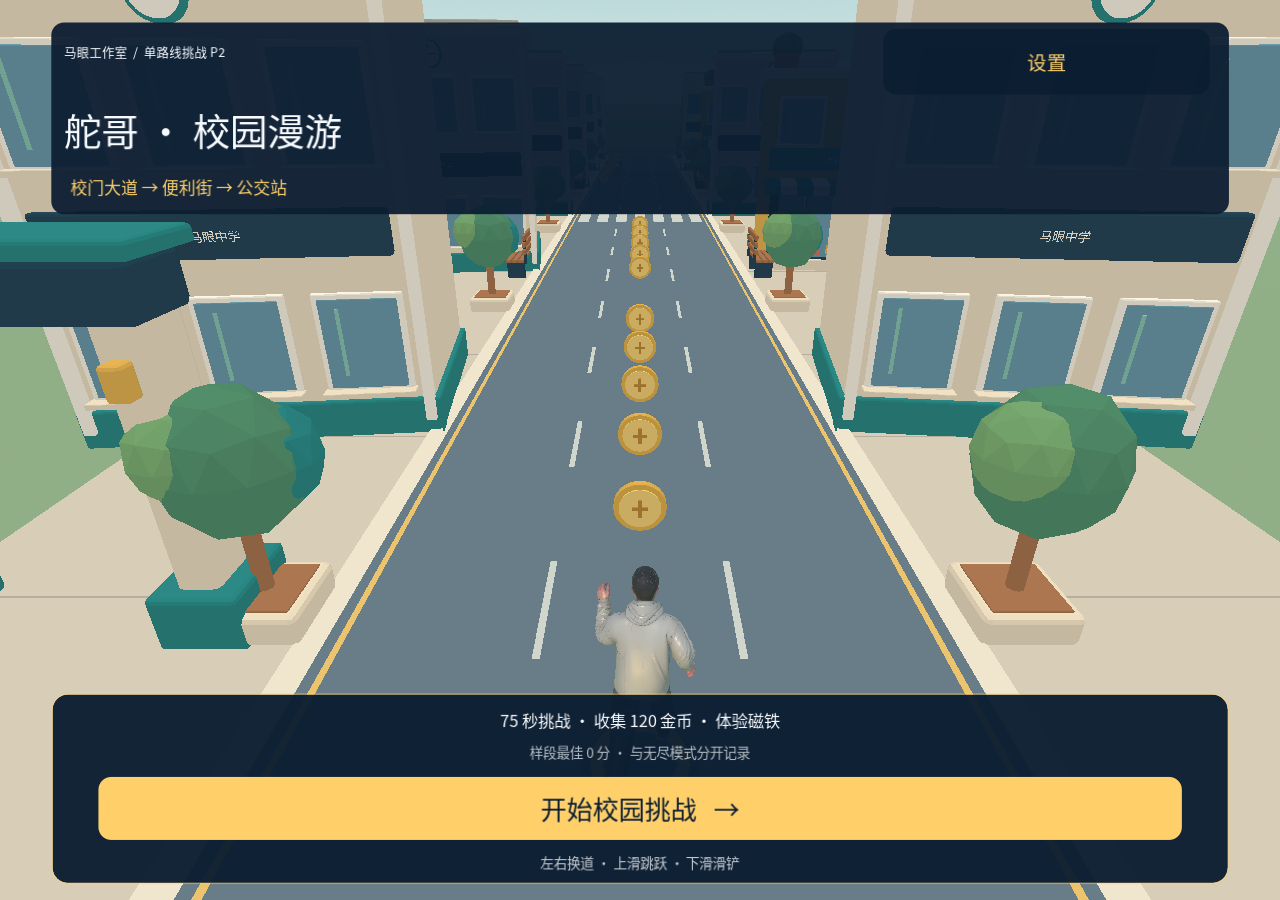
<file: campus-play-p2/index.html>
<!DOCTYPE html>
<html lang="zh-CN">
	<head>
		<meta charset="utf-8">
		<meta name="viewport" content="width=device-width, user-scalable=no, initial-scale=1.0">
		<title>校园漫游 P2 · 舵哥快跑</title>
		<style>
html, body, #canvas {
	margin: 0;
	padding: 0;
	border: 0;
}

body {
	color: white;
	background-color: black;
	overflow: hidden;
	touch-action: none;
}

#canvas {
	display: block;
}

#canvas:focus {
	outline: none;
}

#status, #status-splash, #status-progress {
	position: absolute;
	left: 0;
	right: 0;
}

#status, #status-splash {
	top: 0;
	bottom: 0;
}

#status {
	background-color: #242424;
	display: flex;
	flex-direction: column;
	justify-content: center;
	align-items: center;
	visibility: hidden;
}

#status-splash {
	max-height: 100%;
	max-width: 100%;
	margin: auto;
}

#status-splash.show-image--false {
	display: none;
}

#status-splash.fullsize--true {
	height: 100%;
	width: 100%;
	object-fit: contain;
}

#status-splash.use-filter--false {
	image-rendering: pixelated;
}

#status-progress, #status-notice {
	display: none;
}

#status-progress {
	bottom: 10%;
	width: 50%;
	margin: 0 auto;
}

#status-notice {
	background-color: #5b3943;
	border-radius: 0.5rem;
	border: 1px solid #9b3943;
	color: #e0e0e0;
	font-family: 'Noto Sans', 'Droid Sans', Arial, sans-serif;
	line-height: 1.3;
	margin: 0 2rem;
	overflow: hidden;
	padding: 1rem;
	text-align: center;
	z-index: 1;
}
		</style>
		<link id="-gd-engine-icon" rel="icon" type="image/png" href="index.icon.png" />
<link rel="apple-touch-icon" href="index.apple-touch-icon.png"/>

	<style>#status{background:#0b1d31}.campus-boot{display:flex;flex-direction:column;align-items:center;justify-content:center;gap:18px;padding:24px;box-sizing:border-box;font-family:system-ui,sans-serif;text-align:center}.campus-boot strong{color:#ffd06a;font-size:30px}.campus-boot span{font-size:16px}.campus-boot small{color:#b6c9d4;font-size:13px}.campus-boot a{color:#ffd06a;font-size:14px}#status-progress{accent-color:#ffd06a}</style></head>
	<body>
		<canvas id="canvas">
			Your browser does not support the canvas tag.
		</canvas>

		<noscript>
			Your browser does not support JavaScript.
		</noscript>

		<div id="status">
			<div id="status-splash" class="campus-boot"><strong>舵哥 · 校园漫游</strong><span>P2 单路线挑战 · 正在加载游戏</span><small>首次需加载约 70 MB 资源，请保留此页面。</small><a href="../campus-preview-p2.html">← 返回试玩介绍</a></div>
			<progress id="status-progress"></progress>
			<div id="status-notice"></div>
		</div>

		<script src="index.js"></script>
		<script>
const GODOT_CONFIG = {"args":[],"canvasResizePolicy":2,"emscriptenPoolSize":8,"ensureCrossOriginIsolationHeaders":true,"executable":"index","experimentalVK":false,"fileSizes":{"index.pck":29114244,"index.wasm":39514754},"focusCanvas":true,"gdextensionLibs":[],"godotPoolSize":4};
const GODOT_THREADS_ENABLED = false;
const engine = new Engine(GODOT_CONFIG);

(function () {
	const statusOverlay = document.getElementById('status');
	const statusProgress = document.getElementById('status-progress');
	const statusNotice = document.getElementById('status-notice');

	let initializing = true;
	let statusMode = '';

	function setStatusMode(mode) {
		if (statusMode === mode || !initializing) {
			return;
		}
		if (mode === 'hidden') {
			statusOverlay.remove();
			initializing = false;
			return;
		}
		statusOverlay.style.visibility = 'visible';
		statusProgress.style.display = mode === 'progress' ? 'block' : 'none';
		statusNotice.style.display = mode === 'notice' ? 'block' : 'none';
		statusMode = mode;
	}

	function setStatusNotice(text) {
		while (statusNotice.lastChild) {
			statusNotice.removeChild(statusNotice.lastChild);
		}
		const lines = text.split('\n');
		lines.forEach((line) => {
			statusNotice.appendChild(document.createTextNode(line));
			statusNotice.appendChild(document.createElement('br'));
		});
	}

	function displayFailureNotice(err) {
		console.error(err);
		if (err instanceof Error) {
			setStatusNotice(err.message);
		} else if (typeof err === 'string') {
			setStatusNotice(err);
		} else {
			setStatusNotice('An unknown error occurred.');
		}
		setStatusMode('notice');
		initializing = false;
	}

	const missing = Engine.getMissingFeatures({
		threads: GODOT_THREADS_ENABLED,
	});

	if (missing.length !== 0) {
		if (GODOT_CONFIG['serviceWorker'] && GODOT_CONFIG['ensureCrossOriginIsolationHeaders'] && 'serviceWorker' in navigator) {
			let serviceWorkerRegistrationPromise;
			try {
				serviceWorkerRegistrationPromise = navigator.serviceWorker.getRegistration();
			} catch (err) {
				serviceWorkerRegistrationPromise = Promise.reject(new Error('Service worker registration failed.'));
			}
			// There's a chance that installing the service worker would fix the issue
			Promise.race([
				serviceWorkerRegistrationPromise.then((registration) => {
					if (registration != null) {
						return Promise.reject(new Error('Service worker already exists.'));
					}
					return registration;
				}).then(() => engine.installServiceWorker()),
				// For some reason, `getRegistration()` can stall
				new Promise((resolve) => {
					setTimeout(() => resolve(), 2000);
				}),
			]).then(() => {
				// Reload if there was no error.
				window.location.reload();
			}).catch((err) => {
				console.error('Error while registering service worker:', err);
			});
		} else {
			// Display the message as usual
			const missingMsg = 'Error\nThe following features required to run Godot projects on the Web are missing:\n';
			displayFailureNotice(missingMsg + missing.join('\n'));
		}
	} else {
		setStatusMode('progress');
		engine.startGame({
			'onProgress': function (current, total) {
				if (current > 0 && total > 0) {
					statusProgress.value = current;
					statusProgress.max = total;
				} else {
					statusProgress.removeAttribute('value');
					statusProgress.removeAttribute('max');
				}
			},
		}).then(() => {
			setStatusMode('hidden');
		}, displayFailureNotice);
	}
}());
		</script>
	</body>
</html>
</file>
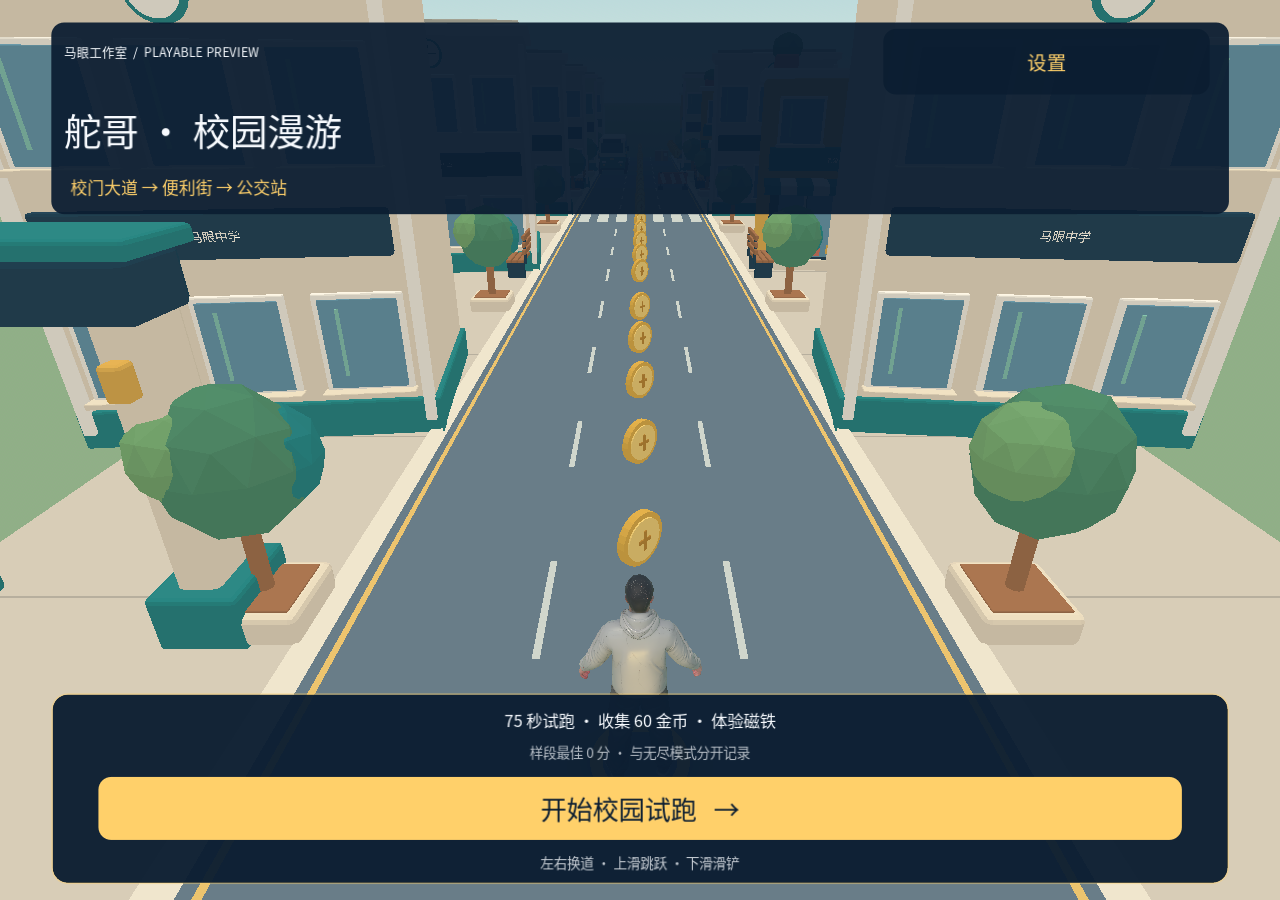
<file: campus-play/index.html>
<!DOCTYPE html>
<html lang="zh-CN">
	<head>
		<meta charset="utf-8">
		<meta name="viewport" content="width=device-width, user-scalable=no, initial-scale=1.0">
		<title>校园漫游 P1 · 舵哥快跑</title>
		<style>
html, body, #canvas {
	margin: 0;
	padding: 0;
	border: 0;
}

body {
	color: white;
	background-color: black;
	overflow: hidden;
	touch-action: none;
}

#canvas {
	display: block;
}

#canvas:focus {
	outline: none;
}

#status, #status-splash, #status-progress {
	position: absolute;
	left: 0;
	right: 0;
}

#status, #status-splash {
	top: 0;
	bottom: 0;
}

#status {
	background-color: #242424;
	display: flex;
	flex-direction: column;
	justify-content: center;
	align-items: center;
	visibility: hidden;
}

#status-splash {
	max-height: 100%;
	max-width: 100%;
	margin: auto;
}

#status-splash.show-image--false {
	display: none;
}

#status-splash.fullsize--true {
	height: 100%;
	width: 100%;
	object-fit: contain;
}

#status-splash.use-filter--false {
	image-rendering: pixelated;
}

#status-progress, #status-notice {
	display: none;
}

#status-progress {
	bottom: 10%;
	width: 50%;
	margin: 0 auto;
}

#status-notice {
	background-color: #5b3943;
	border-radius: 0.5rem;
	border: 1px solid #9b3943;
	color: #e0e0e0;
	font-family: 'Noto Sans', 'Droid Sans', Arial, sans-serif;
	line-height: 1.3;
	margin: 0 2rem;
	overflow: hidden;
	padding: 1rem;
	text-align: center;
	z-index: 1;
}
		</style>
		<link id="-gd-engine-icon" rel="icon" type="image/png" href="index.icon.png" />
<link rel="apple-touch-icon" href="index.apple-touch-icon.png"/>

	<style>#status{background:#0b1d31}.campus-boot{display:flex;flex-direction:column;align-items:center;justify-content:center;gap:18px;padding:24px;box-sizing:border-box;font-family:system-ui,sans-serif;text-align:center}.campus-boot strong{color:#ffd06a;font-size:30px}.campus-boot span{font-size:16px}.campus-boot small{color:#b6c9d4;font-size:13px}.campus-boot a{color:#ffd06a;font-size:14px}#status-progress{accent-color:#ffd06a}</style></head>
	<body>
		<canvas id="canvas">
			Your browser does not support the canvas tag.
		</canvas>

		<noscript>
			Your browser does not support JavaScript.
		</noscript>

		<div id="status">
			<div id="status-splash" class="campus-boot"><strong>舵哥 · 校园漫游</strong><span>75 秒可玩样段 · 正在加载游戏</span><small>首次需加载约 70 MB 资源，请保留此页面。</small><a href="../campus-preview.html">← 返回画面介绍</a></div>
			<progress id="status-progress"></progress>
			<div id="status-notice"></div>
		</div>

		<script src="index.js"></script>
		<script>
const GODOT_CONFIG = {"args":[],"canvasResizePolicy":2,"emscriptenPoolSize":8,"ensureCrossOriginIsolationHeaders":true,"executable":"index","experimentalVK":false,"fileSizes":{"index.pck":29112900,"index.wasm":39514754},"focusCanvas":true,"gdextensionLibs":[],"godotPoolSize":4};
const GODOT_THREADS_ENABLED = false;
const engine = new Engine(GODOT_CONFIG);

(function () {
	const statusOverlay = document.getElementById('status');
	const statusProgress = document.getElementById('status-progress');
	const statusNotice = document.getElementById('status-notice');

	let initializing = true;
	let statusMode = '';

	function setStatusMode(mode) {
		if (statusMode === mode || !initializing) {
			return;
		}
		if (mode === 'hidden') {
			statusOverlay.remove();
			initializing = false;
			return;
		}
		statusOverlay.style.visibility = 'visible';
		statusProgress.style.display = mode === 'progress' ? 'block' : 'none';
		statusNotice.style.display = mode === 'notice' ? 'block' : 'none';
		statusMode = mode;
	}

	function setStatusNotice(text) {
		while (statusNotice.lastChild) {
			statusNotice.removeChild(statusNotice.lastChild);
		}
		const lines = text.split('\n');
		lines.forEach((line) => {
			statusNotice.appendChild(document.createTextNode(line));
			statusNotice.appendChild(document.createElement('br'));
		});
	}

	function displayFailureNotice(err) {
		console.error(err);
		if (err instanceof Error) {
			setStatusNotice(err.message);
		} else if (typeof err === 'string') {
			setStatusNotice(err);
		} else {
			setStatusNotice('An unknown error occurred.');
		}
		setStatusMode('notice');
		initializing = false;
	}

	const missing = Engine.getMissingFeatures({
		threads: GODOT_THREADS_ENABLED,
	});

	if (missing.length !== 0) {
		if (GODOT_CONFIG['serviceWorker'] && GODOT_CONFIG['ensureCrossOriginIsolationHeaders'] && 'serviceWorker' in navigator) {
			let serviceWorkerRegistrationPromise;
			try {
				serviceWorkerRegistrationPromise = navigator.serviceWorker.getRegistration();
			} catch (err) {
				serviceWorkerRegistrationPromise = Promise.reject(new Error('Service worker registration failed.'));
			}
			// There's a chance that installing the service worker would fix the issue
			Promise.race([
				serviceWorkerRegistrationPromise.then((registration) => {
					if (registration != null) {
						return Promise.reject(new Error('Service worker already exists.'));
					}
					return registration;
				}).then(() => engine.installServiceWorker()),
				// For some reason, `getRegistration()` can stall
				new Promise((resolve) => {
					setTimeout(() => resolve(), 2000);
				}),
			]).then(() => {
				// Reload if there was no error.
				window.location.reload();
			}).catch((err) => {
				console.error('Error while registering service worker:', err);
			});
		} else {
			// Display the message as usual
			const missingMsg = 'Error\nThe following features required to run Godot projects on the Web are missing:\n';
			displayFailureNotice(missingMsg + missing.join('\n'));
		}
	} else {
		setStatusMode('progress');
		engine.startGame({
			'onProgress': function (current, total) {
				if (current > 0 && total > 0) {
					statusProgress.value = current;
					statusProgress.max = total;
				} else {
					statusProgress.removeAttribute('value');
					statusProgress.removeAttribute('max');
				}
			},
		}).then(() => {
			setStatusMode('hidden');
		}, displayFailureNotice);
	}
}());
		</script>
	</body>
</html>
</file>
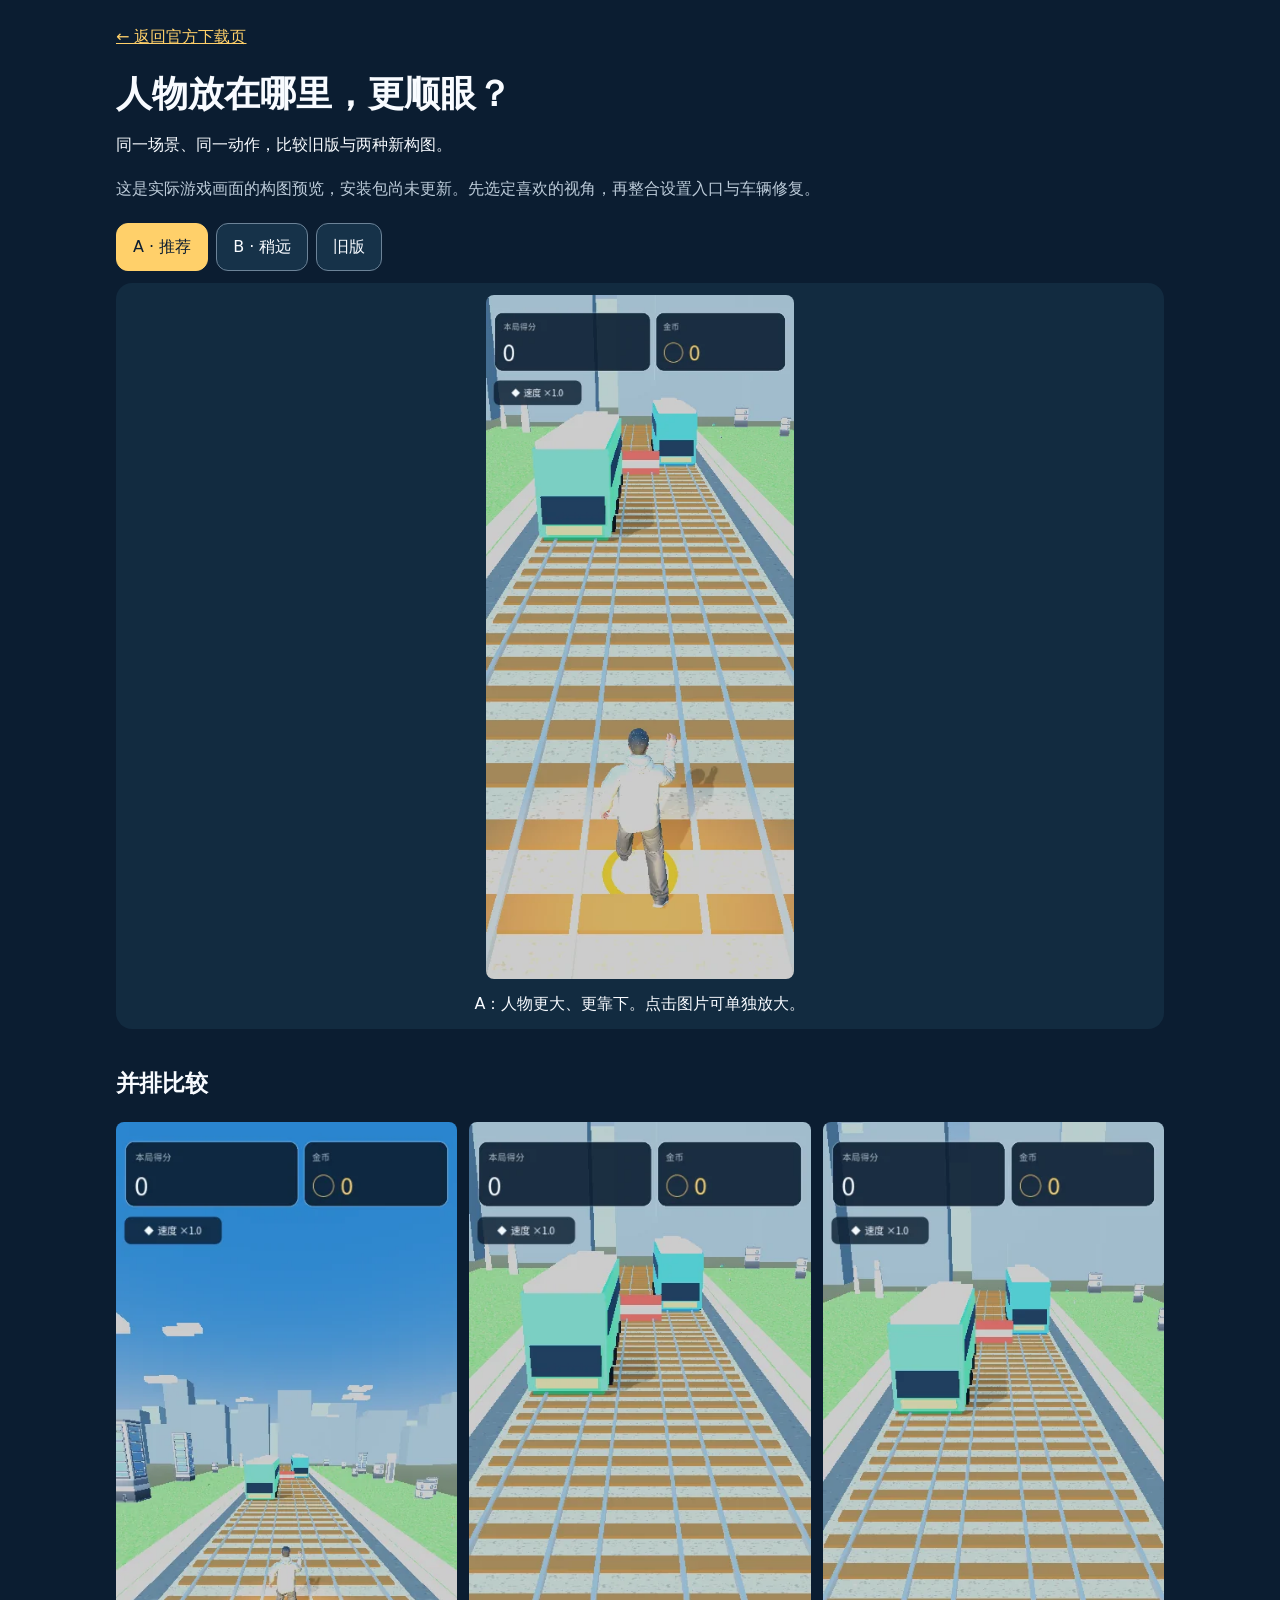
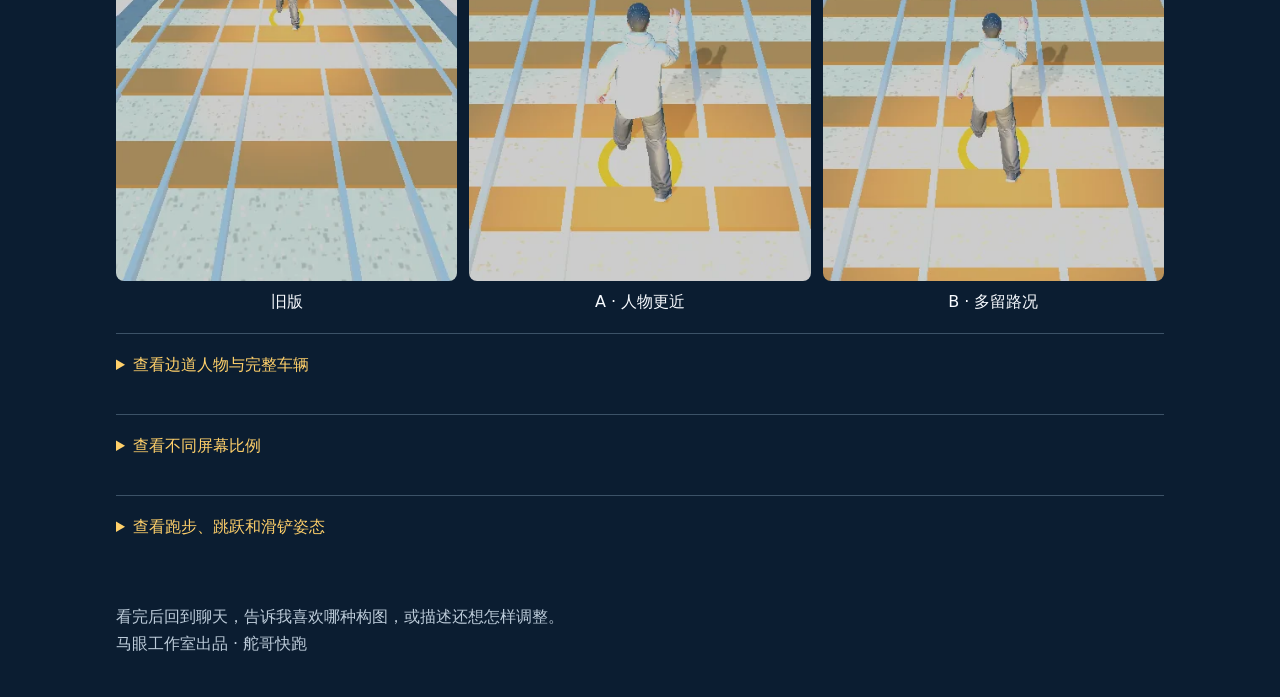
<file: camera-preview.html>
<!doctype html>
<html lang="zh-CN">
<head>
<meta charset="utf-8">
<meta name="viewport" content="width=device-width,initial-scale=1,viewport-fit=cover">
<meta name="theme-color" content="#0b1d31">
<meta name="robots" content="noindex">
<title>构图对比预览 · 舵哥快跑</title>
<link rel="icon" href="assets/icon.svg" type="image/svg+xml">
<style>
*{box-sizing:border-box}body{margin:0;background:#0b1d31;color:#f8fbff;font:16px/1.65 system-ui,-apple-system,"Microsoft YaHei",sans-serif}main{max-width:1080px;margin:auto;padding:24px max(16px,env(safe-area-inset-right)) 40px max(16px,env(safe-area-inset-left))}a{color:#ffd06a}h1{font-size:clamp(25px,5vw,36px);margin:14px 0 8px}p{margin:8px 0 18px}.note{color:#bccbd9}.tabs{display:flex;gap:8px;flex-wrap:wrap;margin:20px 0 12px}.tabs button{font:inherit;min-height:48px;padding:10px 16px;border:1px solid #6c8398;border-radius:12px;background:#163249;color:#f8fbff;cursor:pointer}.tabs button[aria-pressed=true]{color:#0b1d31;background:#ffd06a;border-color:#ffd06a}.tabs button:focus-visible{outline:3px solid white;outline-offset:3px}.frame{margin:0;padding:12px;background:#122b40;border-radius:16px;text-align:center}.frame img{display:block;width:auto;max-width:100%;height:auto;max-height:76svh;margin:auto;border-radius:8px}.frame figcaption{margin:12px 0 0}.grid{display:grid;grid-template-columns:repeat(3,minmax(0,1fr));gap:12px;margin:18px 0}.grid figure{min-width:0;margin:0}.grid img{display:block;width:100%;height:auto;border-radius:8px}.grid figcaption{text-align:center;padding-top:8px}h2{font-size:23px;margin-top:36px}details{border-top:1px solid #3c5267;padding:18px 0}summary{cursor:pointer;min-height:44px;color:#ffd06a}details img{width:100%;height:auto;display:block;margin-top:12px;border-radius:8px}footer{margin-top:28px;color:#bccbd9}@media(max-width:600px){.tabs button{flex:1;padding:10px 8px}.grid{gap:6px}.grid figcaption{font-size:14px}}
</style>
</head>
<body><main>
<a href="./">← 返回官方下载页</a>
<h1>人物放在哪里，更顺眼？</h1>
<p>同一场景、同一动作，比较旧版与两种新构图。</p>
<p class="note">这是实际游戏画面的构图预览，安装包尚未更新。先选定喜欢的视角，再整合设置入口与车辆修复。</p>
<div class="tabs" role="group" aria-label="选择构图">
<button type="button" data-view="A" aria-pressed="true">A · 推荐</button>
<button type="button" data-view="B" aria-pressed="false">B · 稍远</button>
<button type="button" data-view="old" aria-pressed="false">旧版</button>
</div>
<figure class="frame"><a id="full-link" href="assets/camera-preview/A.webp" target="_blank" rel="noopener"><img id="main-image" src="assets/camera-preview/A.webp" width="405" height="900" fetchpriority="high" alt="方案A：人物更大、更靠近屏幕底部"></a><figcaption id="caption" aria-live="polite">A：人物更大、更靠下。点击图片可单独放大。</figcaption></figure>
<h2>并排比较</h2>
<div class="grid">
<figure><a href="assets/camera-preview/old.webp" target="_blank" rel="noopener"><img src="assets/camera-preview/old.webp" width="405" height="900" loading="lazy" alt="旧版构图"></a><figcaption>旧版</figcaption></figure>
<figure><a href="assets/camera-preview/A.webp" target="_blank" rel="noopener"><img src="assets/camera-preview/A.webp" width="405" height="900" loading="lazy" alt="方案A构图"></a><figcaption>A · 人物更近</figcaption></figure>
<figure><a href="assets/camera-preview/B.webp" target="_blank" rel="noopener"><img src="assets/camera-preview/B.webp" width="405" height="900" loading="lazy" alt="方案B构图"></a><figcaption>B · 多留路况</figcaption></figure>
</div>
<details><summary>查看边道人物与完整车辆</summary><a href="assets/camera-preview/edges.webp" target="_blank" rel="noopener"><img src="assets/camera-preview/edges.webp" width="1271" height="1051" loading="lazy" alt="A方案左轨道、右轨道和完整邻车画面"></a></details>
<details><summary>查看不同屏幕比例</summary><a href="assets/camera-preview/ratios.webp" target="_blank" rel="noopener"><img src="assets/camera-preview/ratios.webp" width="1268" height="851" loading="lazy" alt="A方案在16:9、20:9、21:9与3:4平板的画面"></a></details>
<details><summary>查看跑步、跳跃和滑铲姿态</summary><a href="assets/camera-preview/poses.webp" target="_blank" rel="noopener"><img src="assets/camera-preview/poses.webp" width="1271" height="1051" loading="lazy" alt="A方案的跑步、跳跃、滑铲暂停画面"></a></details>
<footer>看完后回到聊天，告诉我喜欢哪种构图，或描述还想怎样调整。<br>马眼工作室出品 · 舵哥快跑</footer>
</main>
<script>
const views={A:{text:'A：人物更大、更靠下。点击图片可单独放大。',alt:'方案A：人物更大、更靠近屏幕底部'},B:{text:'B：人物稍远一些，多留一点前方路况。点击图片可单独放大。',alt:'方案B：稍远的人物与更多前方路况'},old:{text:'旧版：人物偏小、偏高。点击图片可单独放大。',alt:'旧版：人物偏小且靠近画面中部'}};
document.querySelectorAll('[data-view]').forEach(button=>button.addEventListener('click',()=>{const key=button.dataset.view;document.querySelectorAll('[data-view]').forEach(b=>b.setAttribute('aria-pressed',String(b===button)));const url='assets/camera-preview/'+key+'.webp';document.getElementById('main-image').src=url;document.getElementById('main-image').alt=views[key].alt;document.getElementById('full-link').href=url;document.getElementById('caption').textContent=views[key].text;}));
</script></body></html>
</file>
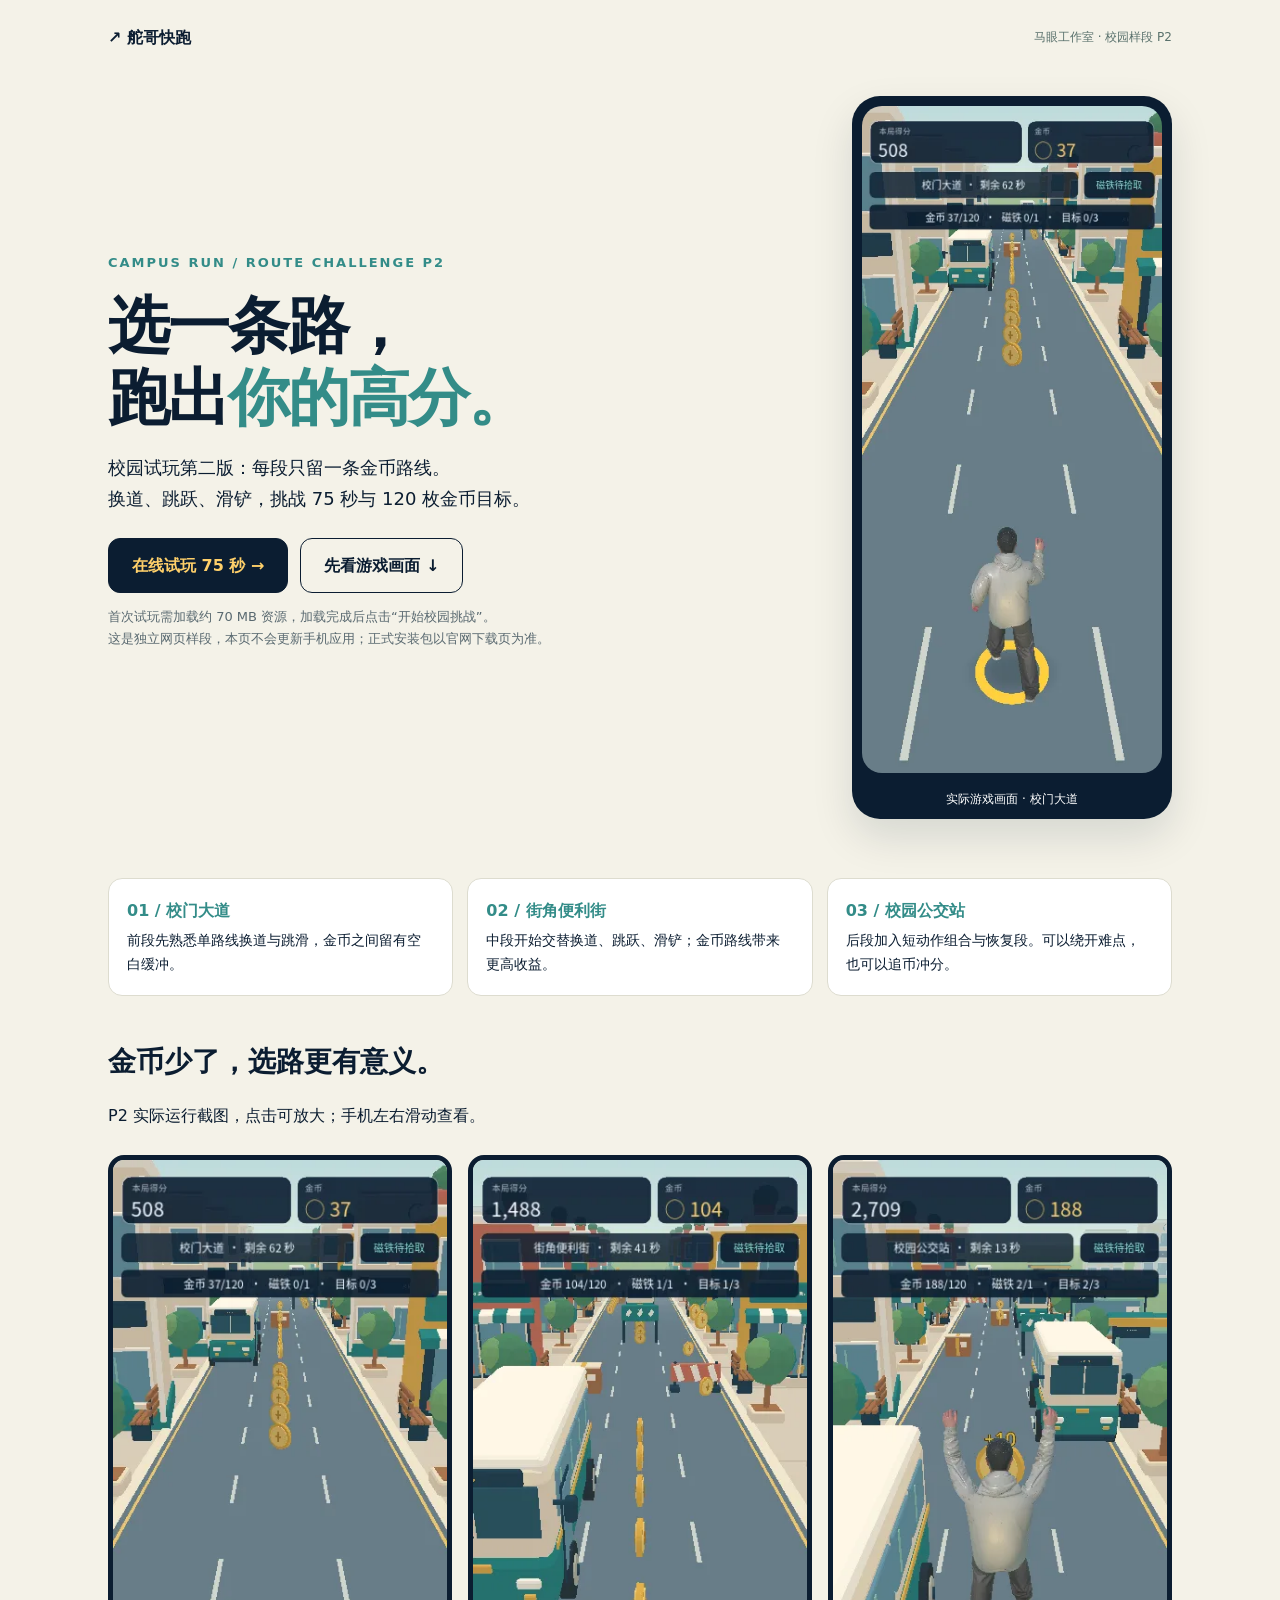
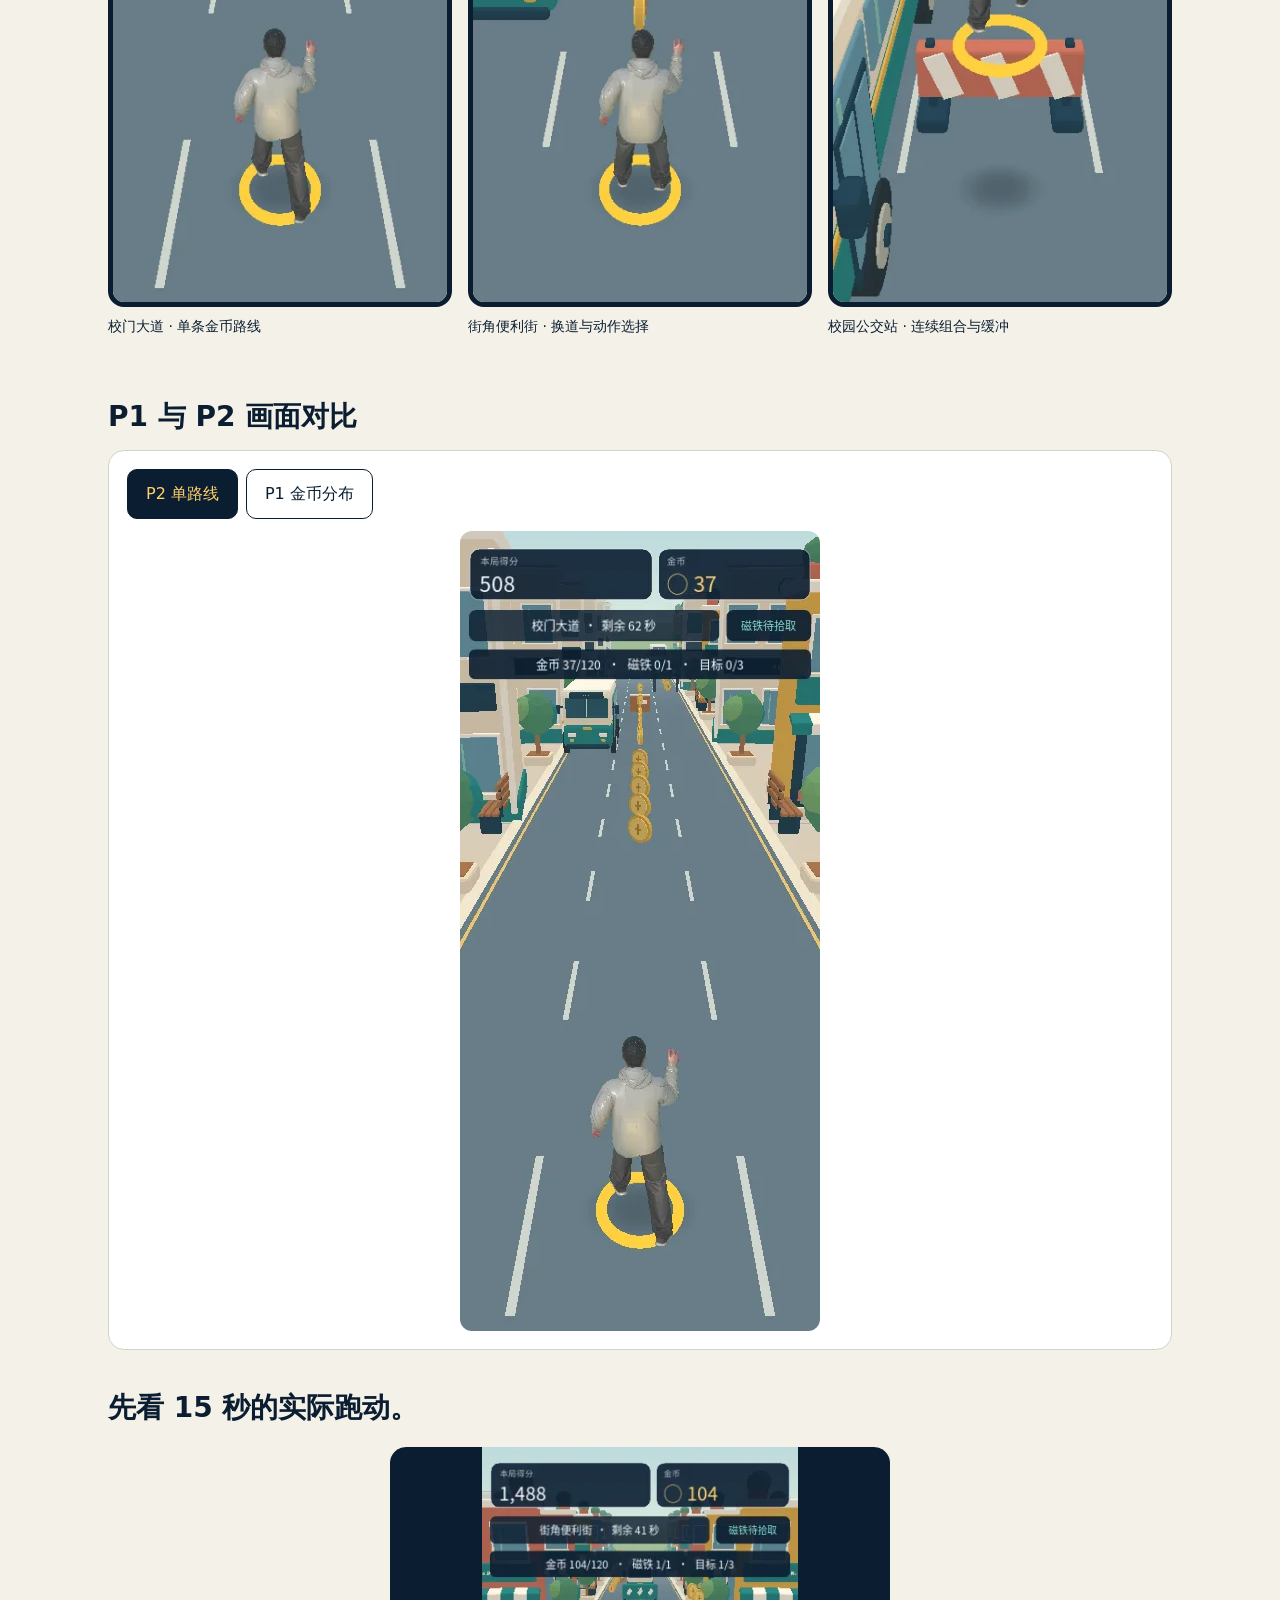
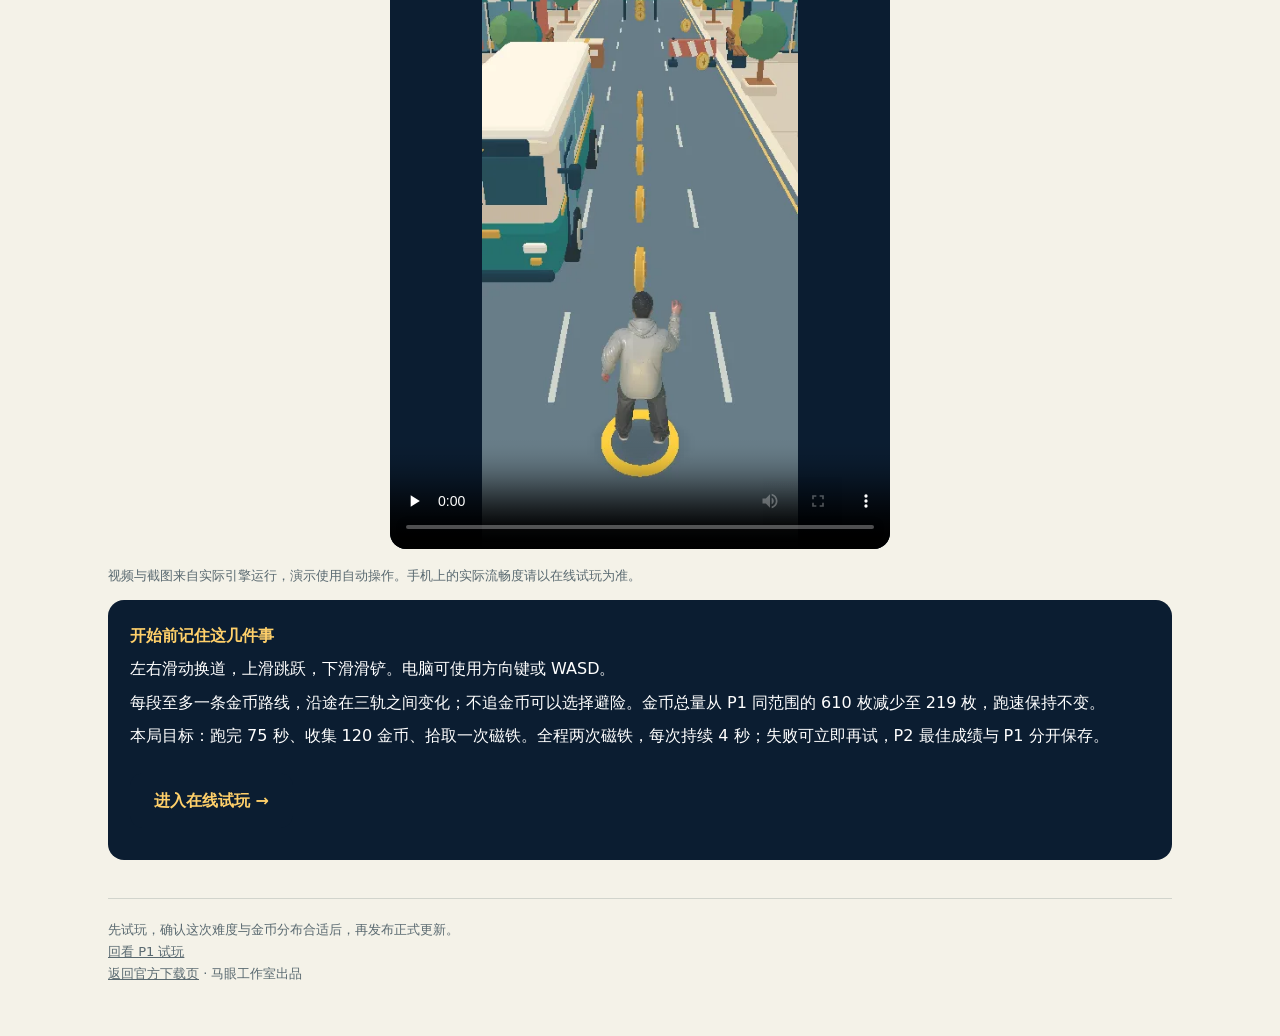
<file: campus-preview-p2.html>
<!doctype html>
<html lang="zh-CN">
<head>
<meta charset="utf-8"><meta name="viewport" content="width=device-width,initial-scale=1,viewport-fit=cover">
<meta name="theme-color" content="#0b1d31"><meta name="robots" content="noindex">
<title>单路线挑战 P2 · 在线试玩｜舵哥快跑</title>
<link rel="icon" href="assets/icon.svg" type="image/svg+xml">
<style>
:root{--navy:#0b1d31;--gold:#ffd06a;--paper:#f4f2e8;--teal:#338c88}*{box-sizing:border-box}body{margin:0;background:var(--paper);color:var(--navy);font:16px/1.7 system-ui,-apple-system,"Microsoft YaHei",sans-serif}main{max-width:1100px;margin:auto;padding:24px max(18px,env(safe-area-inset-right)) 50px max(18px,env(safe-area-inset-left))}a{color:inherit}header{display:flex;justify-content:space-between;align-items:center;gap:12px}header a{text-decoration:none;font-weight:700}header span{font-size:12px;color:#59716c}.hero{display:grid;grid-template-columns:1fr 320px;gap:40px;align-items:center;padding:45px 0}.eyebrow{letter-spacing:2px;color:var(--teal);font-size:13px;font-weight:700}h1{font-size:clamp(36px,7vw,62px);line-height:1.17;letter-spacing:-2px;margin:16px 0}h1 em{font-style:normal;color:var(--teal)}.lead{max-width:560px;font-size:18px}.actions{display:flex;gap:12px;flex-wrap:wrap;margin:24px 0 10px}.button{display:inline-flex;align-items:center;justify-content:center;min-height:54px;padding:13px 23px;border-radius:12px;text-decoration:none;font-weight:700;background:var(--navy);color:var(--gold);border:1px solid var(--navy)}.button.secondary{background:transparent;color:var(--navy)}.note{font-size:13px;color:#596970}.poster{margin:0;background:var(--navy);border-radius:28px;padding:10px;box-shadow:0 18px 40px #0b1d3120;max-width:320px}.poster img{display:block;width:100%;height:auto;border-radius:20px}.poster figcaption{font-size:12px;color:white;text-align:center;padding:8px 0 0}.steps{display:grid;grid-template-columns:repeat(3,1fr);gap:14px;margin:14px 0 42px}.step{padding:18px;background:white;border:1px solid #dddccf;border-radius:14px}.step b{display:block;color:var(--teal);margin-bottom:5px}.step p{margin:0;font-size:14px}h2{font-size:28px;margin:34px 0 10px}.screens{display:flex;gap:16px;overflow-x:auto;scroll-snap-type:x mandatory;padding:10px 0 20px}.screens figure{flex:1;min-width:0;margin:0;scroll-snap-align:start}.screens img{display:block;width:100%;height:auto;border-radius:16px;border:5px solid var(--navy)}figcaption{font-size:14px;margin-top:8px}.compare{border:1px solid #d1d4cc;border-radius:16px;padding:18px;background:#fff}.compare button{font:inherit;padding:10px 18px;min-height:46px;border:1px solid var(--navy);color:var(--navy);background:transparent;border-radius:10px;margin:0 8px 12px 0;cursor:pointer}.compare button[aria-pressed=true]{background:var(--navy);color:var(--gold)}.compare img{width:min(100%,360px);height:auto;display:block;margin:auto;border-radius:12px}video{display:block;width:100%;max-width:500px;max-height:78svh;border-radius:16px;background:var(--navy);margin:16px auto}.controls{background:var(--navy);color:white;padding:22px;border-radius:16px}.controls strong{color:var(--gold)}.controls p{margin:6px 0}footer{border-top:1px solid #d1d4cc;margin-top:38px;padding-top:20px;font-size:13px;color:#596970}button:focus-visible,a:focus-visible{outline:3px solid var(--teal);outline-offset:3px}@media(max-width:650px){.hero{grid-template-columns:1fr;padding:28px 0;gap:24px}.hero .poster{max-width:300px;width:85%;margin:auto}.lead{font-size:16px}.steps{grid-template-columns:1fr;gap:9px}.step{padding:13px 16px}.screens figure{min-width:82%;flex:none}.button{flex:1;padding:12px 15px;font-size:15px}h2{font-size:25px}}
</style>
</head>
<body><main>
<header><a href="./">↗ 舵哥快跑</a><span>马眼工作室 · 校园样段 P2</span></header>
<section class="hero"><div><div class="eyebrow">CAMPUS RUN / ROUTE CHALLENGE P2</div><h1>选一条路，<br>跑出<em>你的高分。</em></h1><p class="lead">校园试玩第二版：每段只留一条金币路线。<br>换道、跳跃、滑铲，挑战 75 秒与 120 枚金币目标。</p><div class="actions"><a class="button" href="campus-play-p2/">在线试玩 75 秒 →</a><a class="button secondary" href="#screens">先看游戏画面 ↓</a></div><p class="note">首次试玩需加载约 70 MB 资源，加载完成后点击“开始校园挑战”。<br>这是独立网页样段，本页不会更新手机应用；正式安装包以官网下载页为准。</p></div><figure class="poster"><a href="assets/campus-preview-p2/campus.webp" target="_blank" rel="noopener"><img src="assets/campus-preview-p2/campus.webp" width="360" height="800" fetchpriority="high" alt="校园样段的实际跑酷画面"></a><figcaption>实际游戏画面 · 校门大道</figcaption></figure></section>
<div class="steps"><div class="step"><b>01 / 校门大道</b><p>前段先熟悉单路线换道与跳滑，金币之间留有空白缓冲。</p></div><div class="step"><b>02 / 街角便利街</b><p>中段开始交替换道、跳跃、滑铲；金币路线带来更高收益。</p></div><div class="step"><b>03 / 校园公交站</b><p>后段加入短动作组合与恢复段。可以绕开难点，也可以追币冲分。</p></div></div>
<section id="screens"><h2>金币少了，选路更有意义。</h2><p>P2 实际运行截图，点击可放大；手机左右滑动查看。</p><div class="screens"><figure><a href="assets/campus-preview-p2/campus.webp" target="_blank" rel="noopener"><img src="assets/campus-preview-p2/campus.webp" width="360" height="800" loading="lazy" alt="校门街区、树池与街道的游戏截图"></a><figcaption>校门大道 · 单条金币路线</figcaption></figure><figure><a href="assets/campus-preview-p2/shops.webp" target="_blank" rel="noopener"><img src="assets/campus-preview-p2/shops.webp" width="360" height="800" loading="lazy" alt="便利街店面和角色动作的游戏截图"></a><figcaption>街角便利街 · 换道与动作选择</figcaption></figure><figure><a href="assets/campus-preview-p2/bus.webp" target="_blank" rel="noopener"><img src="assets/campus-preview-p2/bus.webp" width="360" height="800" loading="lazy" alt="校园公交车与站台的游戏截图"></a><figcaption>校园公交站 · 连续组合与缓冲</figcaption></figure></div></section>
<section><h2>P1 与 P2 画面对比</h2><div class="compare"><div role="group" aria-label="比较画面"><button type="button" data-src="campus" aria-pressed="true">P2 单路线</button><button type="button" data-src="before" aria-pressed="false">P1 金币分布</button></div><img id="compare-image" src="assets/campus-preview-p2/campus.webp" width="360" height="800" loading="lazy" alt="校园样段实际画面"></div></section>
<section><h2>先看 15 秒的实际跑动。</h2><video controls playsinline preload="none" poster="assets/campus-preview-p2/shops.webp" aria-label="校园样段实际引擎演示"><source src="assets/campus-preview-p2/tour.mp4" type="video/mp4"></video><p class="note">视频与截图来自实际引擎运行，演示使用自动操作。手机上的实际流畅度请以在线试玩为准。</p></section>
<section class="controls"><strong>开始前记住这几件事</strong><p>左右滑动换道，上滑跳跃，下滑滑铲。电脑可使用方向键或 WASD。</p><p>每段至多一条金币路线，沿途在三轨之间变化；不追金币可以选择避险。金币总量从 P1 同范围的 610 枚减少至 219 枚，跑速保持不变。</p><p>本局目标：跑完 75 秒、收集 120 金币、拾取一次磁铁。全程两次磁铁，每次持续 4 秒；失败可立即再试，P2 最佳成绩与 P1 分开保存。</p><div class="actions"><a class="button" href="campus-play-p2/">进入在线试玩 →</a></div></section>
<footer>先试玩，确认这次难度与金币分布合适后，再发布正式更新。<br><a href="campus-preview.html">回看 P1 试玩</a><br><a href="./">返回官方下载页</a> · 马眼工作室出品</footer>
</main><script>
document.querySelectorAll('[data-src]').forEach(button=>button.addEventListener('click',()=>{document.querySelectorAll('[data-src]').forEach(b=>b.setAttribute('aria-pressed',String(b===button)));const image=document.getElementById('compare-image');image.src='assets/campus-preview-p2/'+button.dataset.src+'.webp';image.alt=button.dataset.src==='before'?'P1金币分布实际截图':'P2单路线实际截图';}));
</script></body></html>
</file>
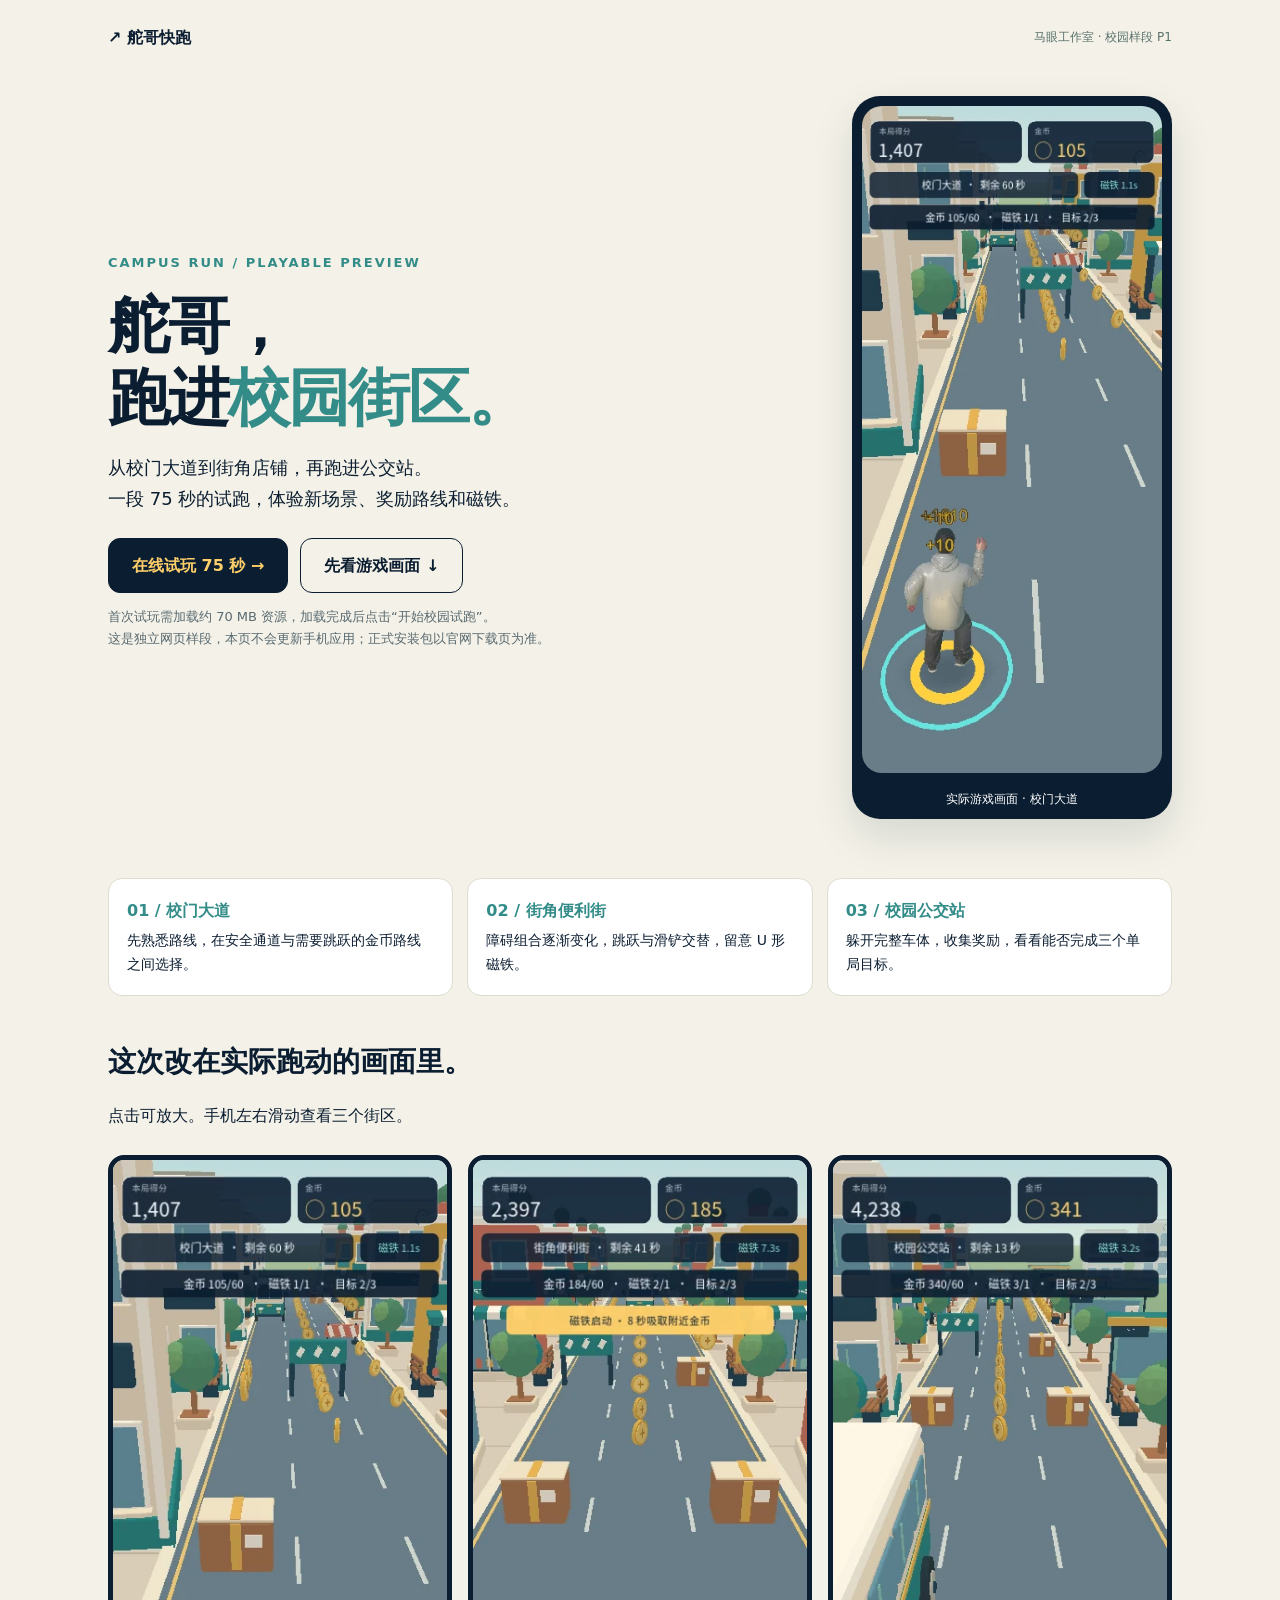
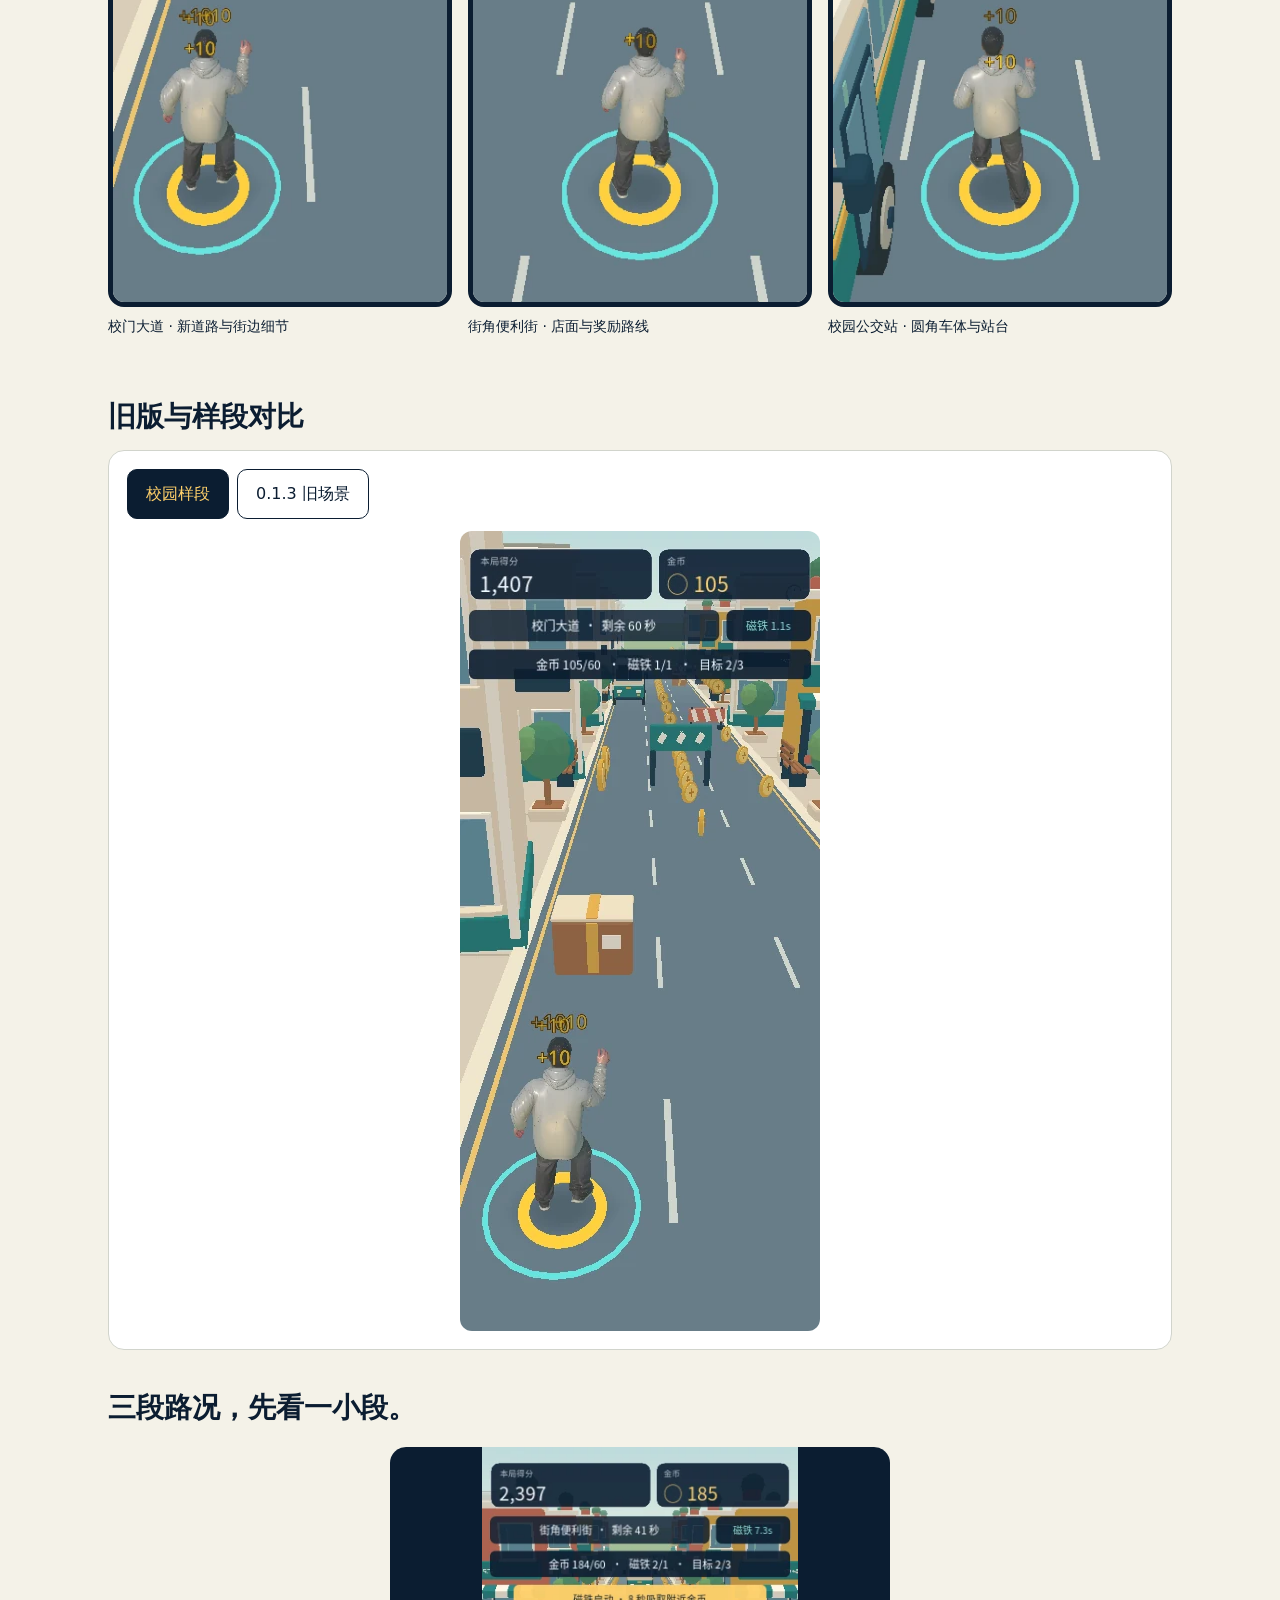
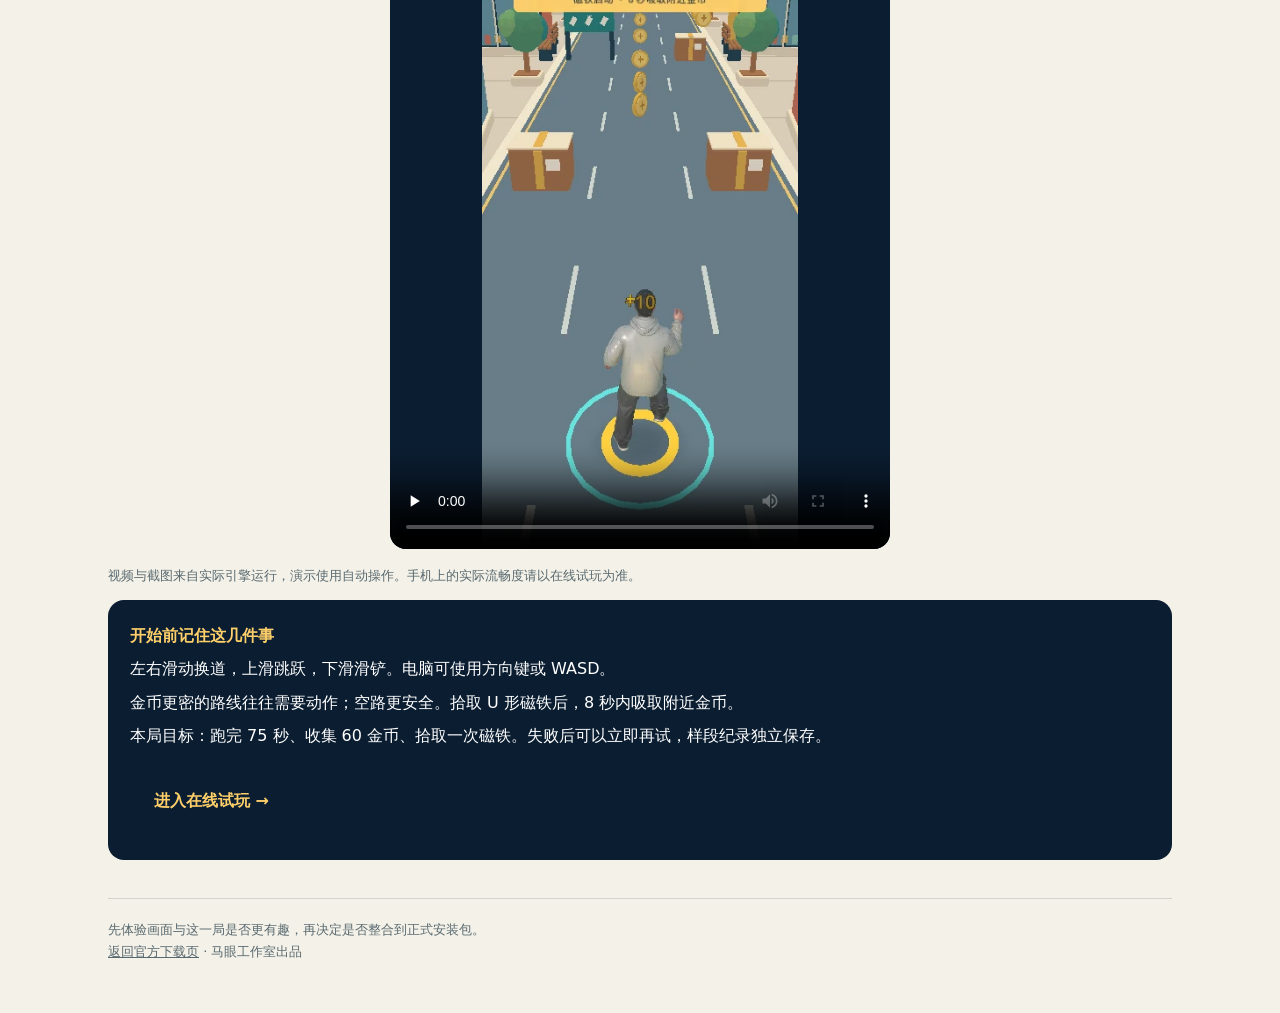
<file: campus-preview.html>
<!doctype html>
<html lang="zh-CN">
<head>
<meta charset="utf-8"><meta name="viewport" content="width=device-width,initial-scale=1,viewport-fit=cover">
<meta name="theme-color" content="#0b1d31"><meta name="robots" content="noindex">
<title>校园漫游 · 可玩样段｜舵哥快跑</title>
<link rel="icon" href="assets/icon.svg" type="image/svg+xml">
<style>
:root{--navy:#0b1d31;--gold:#ffd06a;--paper:#f4f2e8;--teal:#338c88}*{box-sizing:border-box}body{margin:0;background:var(--paper);color:var(--navy);font:16px/1.7 system-ui,-apple-system,"Microsoft YaHei",sans-serif}main{max-width:1100px;margin:auto;padding:24px max(18px,env(safe-area-inset-right)) 50px max(18px,env(safe-area-inset-left))}a{color:inherit}header{display:flex;justify-content:space-between;align-items:center;gap:12px}header a{text-decoration:none;font-weight:700}header span{font-size:12px;color:#59716c}.hero{display:grid;grid-template-columns:1fr 320px;gap:40px;align-items:center;padding:45px 0}.eyebrow{letter-spacing:2px;color:var(--teal);font-size:13px;font-weight:700}h1{font-size:clamp(36px,7vw,62px);line-height:1.17;letter-spacing:-2px;margin:16px 0}h1 em{font-style:normal;color:var(--teal)}.lead{max-width:560px;font-size:18px}.actions{display:flex;gap:12px;flex-wrap:wrap;margin:24px 0 10px}.button{display:inline-flex;align-items:center;justify-content:center;min-height:54px;padding:13px 23px;border-radius:12px;text-decoration:none;font-weight:700;background:var(--navy);color:var(--gold);border:1px solid var(--navy)}.button.secondary{background:transparent;color:var(--navy)}.note{font-size:13px;color:#596970}.poster{margin:0;background:var(--navy);border-radius:28px;padding:10px;box-shadow:0 18px 40px #0b1d3120;max-width:320px}.poster img{display:block;width:100%;height:auto;border-radius:20px}.poster figcaption{font-size:12px;color:white;text-align:center;padding:8px 0 0}.steps{display:grid;grid-template-columns:repeat(3,1fr);gap:14px;margin:14px 0 42px}.step{padding:18px;background:white;border:1px solid #dddccf;border-radius:14px}.step b{display:block;color:var(--teal);margin-bottom:5px}.step p{margin:0;font-size:14px}h2{font-size:28px;margin:34px 0 10px}.screens{display:flex;gap:16px;overflow-x:auto;scroll-snap-type:x mandatory;padding:10px 0 20px}.screens figure{flex:1;min-width:0;margin:0;scroll-snap-align:start}.screens img{display:block;width:100%;height:auto;border-radius:16px;border:5px solid var(--navy)}figcaption{font-size:14px;margin-top:8px}.compare{border:1px solid #d1d4cc;border-radius:16px;padding:18px;background:#fff}.compare button{font:inherit;padding:10px 18px;min-height:46px;border:1px solid var(--navy);color:var(--navy);background:transparent;border-radius:10px;margin:0 8px 12px 0;cursor:pointer}.compare button[aria-pressed=true]{background:var(--navy);color:var(--gold)}.compare img{width:min(100%,360px);height:auto;display:block;margin:auto;border-radius:12px}video{display:block;width:100%;max-width:500px;max-height:78svh;border-radius:16px;background:var(--navy);margin:16px auto}.controls{background:var(--navy);color:white;padding:22px;border-radius:16px}.controls strong{color:var(--gold)}.controls p{margin:6px 0}footer{border-top:1px solid #d1d4cc;margin-top:38px;padding-top:20px;font-size:13px;color:#596970}button:focus-visible,a:focus-visible{outline:3px solid var(--teal);outline-offset:3px}@media(max-width:650px){.hero{grid-template-columns:1fr;padding:28px 0;gap:24px}.hero .poster{max-width:300px;width:85%;margin:auto}.lead{font-size:16px}.steps{grid-template-columns:1fr;gap:9px}.step{padding:13px 16px}.screens figure{min-width:82%;flex:none}.button{flex:1;padding:12px 15px;font-size:15px}h2{font-size:25px}}
</style>
</head>
<body><main>
<header><a href="./">↗ 舵哥快跑</a><span>马眼工作室 · 校园样段 P1</span></header>
<section class="hero"><div><div class="eyebrow">CAMPUS RUN / PLAYABLE PREVIEW</div><h1>舵哥，<br>跑进<em>校园街区。</em></h1><p class="lead">从校门大道到街角店铺，再跑进公交站。<br>一段 75 秒的试跑，体验新场景、奖励路线和磁铁。</p><div class="actions"><a class="button" href="campus-play/">在线试玩 75 秒 →</a><a class="button secondary" href="#screens">先看游戏画面 ↓</a></div><p class="note">首次试玩需加载约 70 MB 资源，加载完成后点击“开始校园试跑”。<br>这是独立网页样段，本页不会更新手机应用；正式安装包以官网下载页为准。</p></div><figure class="poster"><a href="assets/campus-preview/campus.webp" target="_blank" rel="noopener"><img src="assets/campus-preview/campus.webp" width="360" height="800" fetchpriority="high" alt="校园样段的实际跑酷画面"></a><figcaption>实际游戏画面 · 校门大道</figcaption></figure></section>
<div class="steps"><div class="step"><b>01 / 校门大道</b><p>先熟悉路线，在安全通道与需要跳跃的金币路线之间选择。</p></div><div class="step"><b>02 / 街角便利街</b><p>障碍组合逐渐变化，跳跃与滑铲交替，留意 U 形磁铁。</p></div><div class="step"><b>03 / 校园公交站</b><p>躲开完整车体，收集奖励，看看能否完成三个单局目标。</p></div></div>
<section id="screens"><h2>这次改在实际跑动的画面里。</h2><p>点击可放大。手机左右滑动查看三个街区。</p><div class="screens"><figure><a href="assets/campus-preview/campus.webp" target="_blank" rel="noopener"><img src="assets/campus-preview/campus.webp" width="360" height="800" loading="lazy" alt="校门街区、树池与街道的游戏截图"></a><figcaption>校门大道 · 新道路与街边细节</figcaption></figure><figure><a href="assets/campus-preview/shops.webp" target="_blank" rel="noopener"><img src="assets/campus-preview/shops.webp" width="360" height="800" loading="lazy" alt="便利街店面和角色动作的游戏截图"></a><figcaption>街角便利街 · 店面与奖励路线</figcaption></figure><figure><a href="assets/campus-preview/bus.webp" target="_blank" rel="noopener"><img src="assets/campus-preview/bus.webp" width="360" height="800" loading="lazy" alt="校园公交车与站台的游戏截图"></a><figcaption>校园公交站 · 圆角车体与站台</figcaption></figure></div></section>
<section><h2>旧版与样段对比</h2><div class="compare"><div role="group" aria-label="比较画面"><button type="button" data-src="campus" aria-pressed="true">校园样段</button><button type="button" data-src="before" aria-pressed="false">0.1.3 旧场景</button></div><img id="compare-image" src="assets/campus-preview/campus.webp" width="360" height="800" loading="lazy" alt="校园样段实际画面"></div></section>
<section><h2>三段路况，先看一小段。</h2><video controls playsinline preload="none" poster="assets/campus-preview/shops.webp" aria-label="校园样段实际引擎演示"><source src="assets/campus-preview/tour.mp4" type="video/mp4"></video><p class="note">视频与截图来自实际引擎运行，演示使用自动操作。手机上的实际流畅度请以在线试玩为准。</p></section>
<section class="controls"><strong>开始前记住这几件事</strong><p>左右滑动换道，上滑跳跃，下滑滑铲。电脑可使用方向键或 WASD。</p><p>金币更密的路线往往需要动作；空路更安全。拾取 U 形磁铁后，8 秒内吸取附近金币。</p><p>本局目标：跑完 75 秒、收集 60 金币、拾取一次磁铁。失败后可以立即再试，样段纪录独立保存。</p><div class="actions"><a class="button" href="campus-play/">进入在线试玩 →</a></div></section>
<footer>先体验画面与这一局是否更有趣，再决定是否整合到正式安装包。<br><a href="./">返回官方下载页</a> · 马眼工作室出品</footer>
</main><script>
document.querySelectorAll('[data-src]').forEach(button=>button.addEventListener('click',()=>{document.querySelectorAll('[data-src]').forEach(b=>b.setAttribute('aria-pressed',String(b===button)));const image=document.getElementById('compare-image');image.src='assets/campus-preview/'+button.dataset.src+'.webp';image.alt=button.dataset.src==='before'?'0.1.3旧场景实际截图':'校园样段实际截图';}));
</script></body></html>
</file>
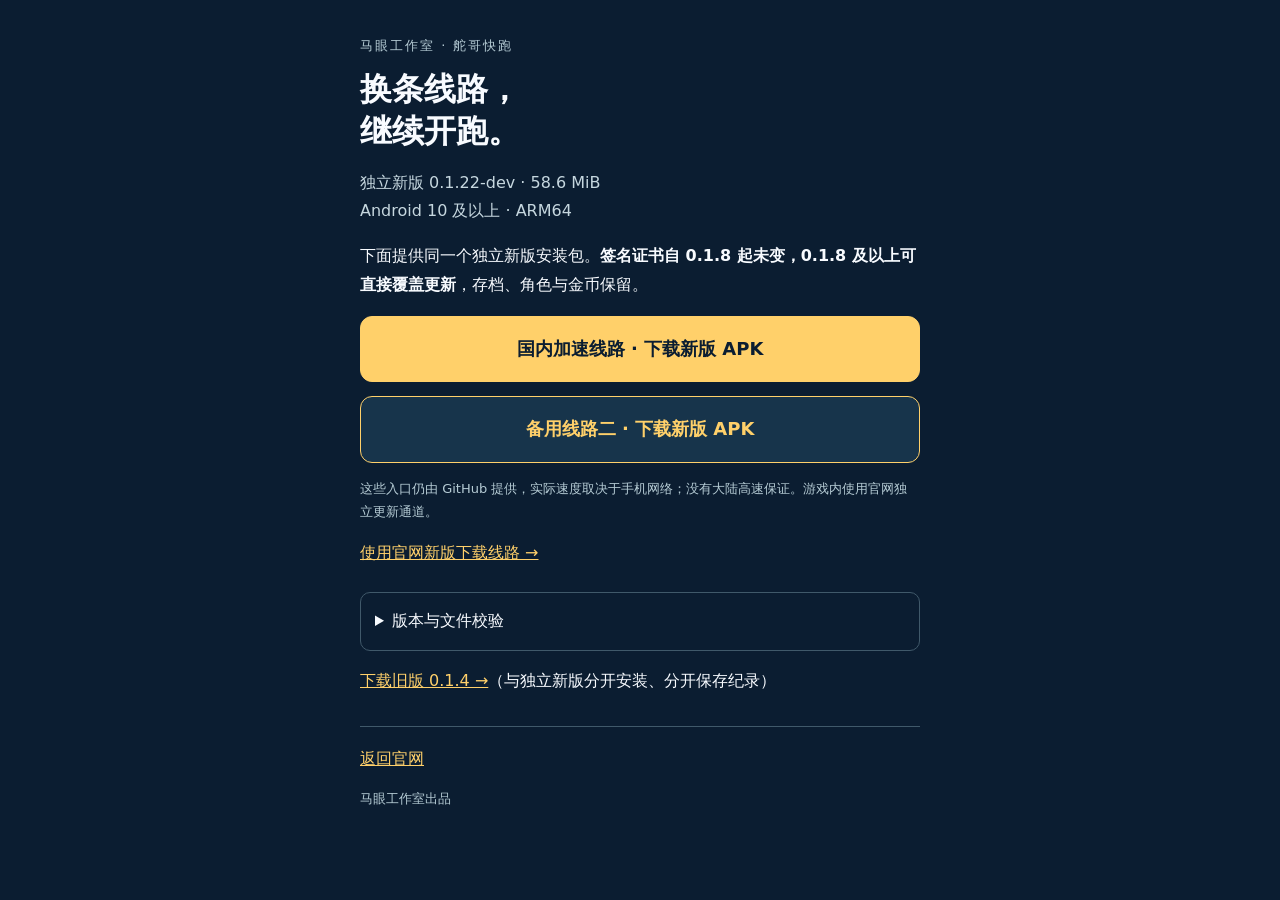
<file: download-lines.html>
<!doctype html>
<html lang="zh-CN">
<meta charset="utf-8">
<meta name="viewport" content="width=device-width,initial-scale=1,viewport-fit=cover">
<meta name="theme-color" content="#0b1d31">
<meta name="robots" content="noindex">
<title>舵哥快跑 · 备用下载</title>
<style>
*{box-sizing:border-box}body{margin:0;background:#0b1d31;color:#f8fbff;font:16px/1.8 system-ui,-apple-system,sans-serif}main{max-width:600px;margin:auto;padding:34px max(20px,env(safe-area-inset-left))}a{color:#ffd06a}h1{font-size:32px;line-height:1.3;margin:12px 0}.eyebrow{font-size:13px;color:#b5cbd4;letter-spacing:2px}.lead{color:#c6d7df}.button{display:block;margin:14px 0;padding:16px;border-radius:12px;border:1px solid #ffd06a;text-align:center;text-decoration:none;color:#0b1d31;background:#ffd06a;font-size:18px;font-weight:700}.secondary{background:#17344b;color:#ffd06a}.small{font-size:13px;color:#b5cbd4}details{margin-top:24px;padding:14px;border:1px solid #40596a;border-radius:10px}code{font-size:12px;overflow-wrap:anywhere}footer{margin-top:30px;padding-top:18px;border-top:1px solid #40596a}a:focus-visible,summary:focus-visible{outline:3px solid white;outline-offset:4px}
</style>
<main>
<div class="eyebrow">马眼工作室 · 舵哥快跑</div>
<h1>换条线路，<br>继续开跑。</h1>
<p class="lead">独立新版 0.1.22-dev · 58.6 MiB<br>Android 10 及以上 · ARM64</p>
<p>下面提供同一个独立新版安装包。<strong>签名证书自 0.1.8 起未变，0.1.8 及以上可直接覆盖更新</strong>，存档、角色与金币保留。</p>
<a class="button" href="https://duoge-apk.app.workbuddy.host/duoge-parkour-latest.apk?sharecode=LECH35EKLF">国内加速线路 · 下载新版 APK</a>
<a class="button secondary" href="https://github.com/pkokwho/duoge-download/raw/refs/heads/main/downloads/duoge-parkour-latest.apk">备用线路二 · 下载新版 APK</a>
<p class="small">这些入口仍由 GitHub 提供，实际速度取决于手机网络；没有大陆高速保证。游戏内使用官网独立更新通道。</p>
<p><a href="downloads/duoge-parkour-latest.apk">使用官网新版下载线路 →</a></p>
<details><summary>版本与文件校验</summary><p>0.1.22-dev · 61498038 字节<br>SHA-256：</p><code>15a9ad79238b464839078bb9df157b0a22d22d02d6f3e08355a2e37f677712fb</code></details>
<p><a href="downloads/duoge-parkour-0.1.4-dev-arm64.apk">下载旧版 0.1.4 →</a>（与独立新版分开安装、分开保存纪录）</p>
<footer><a href="./">返回官网</a><p class="small">马眼工作室出品</p></footer>
</main>
</html>
</file>
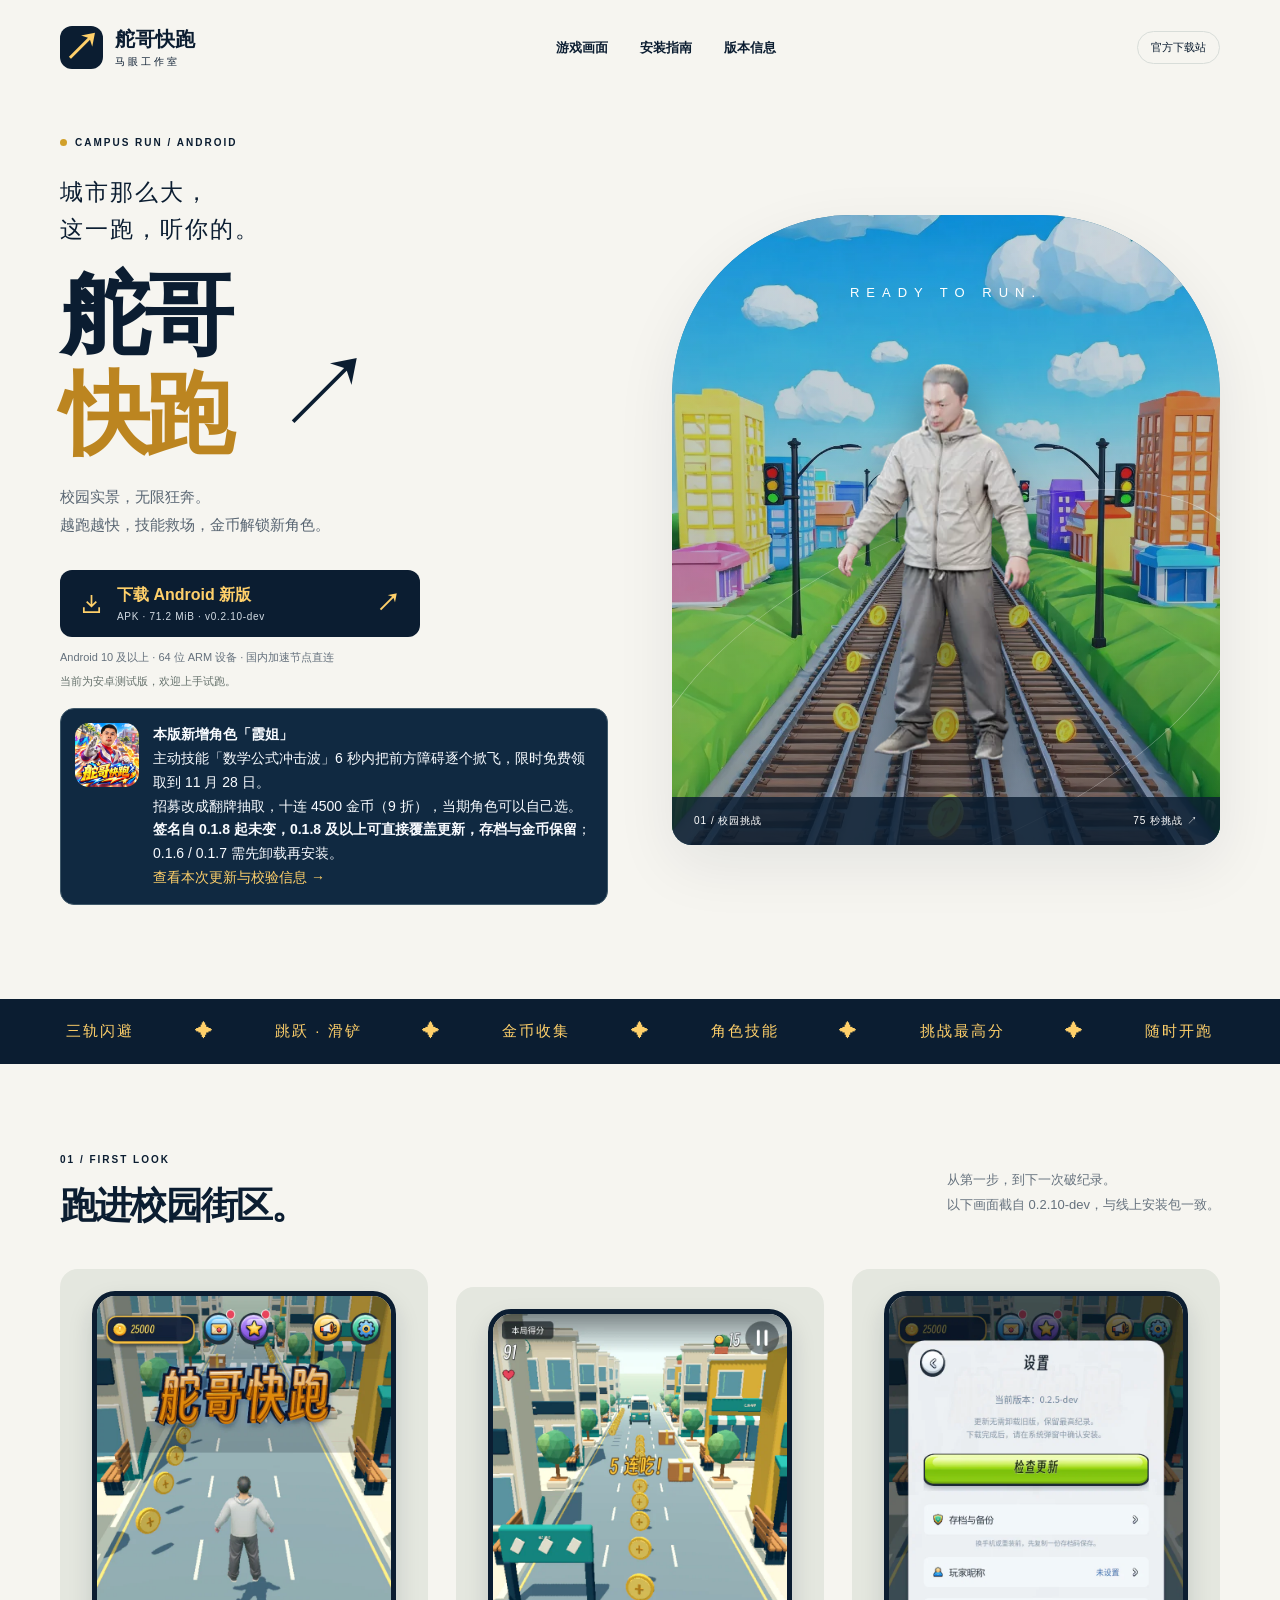
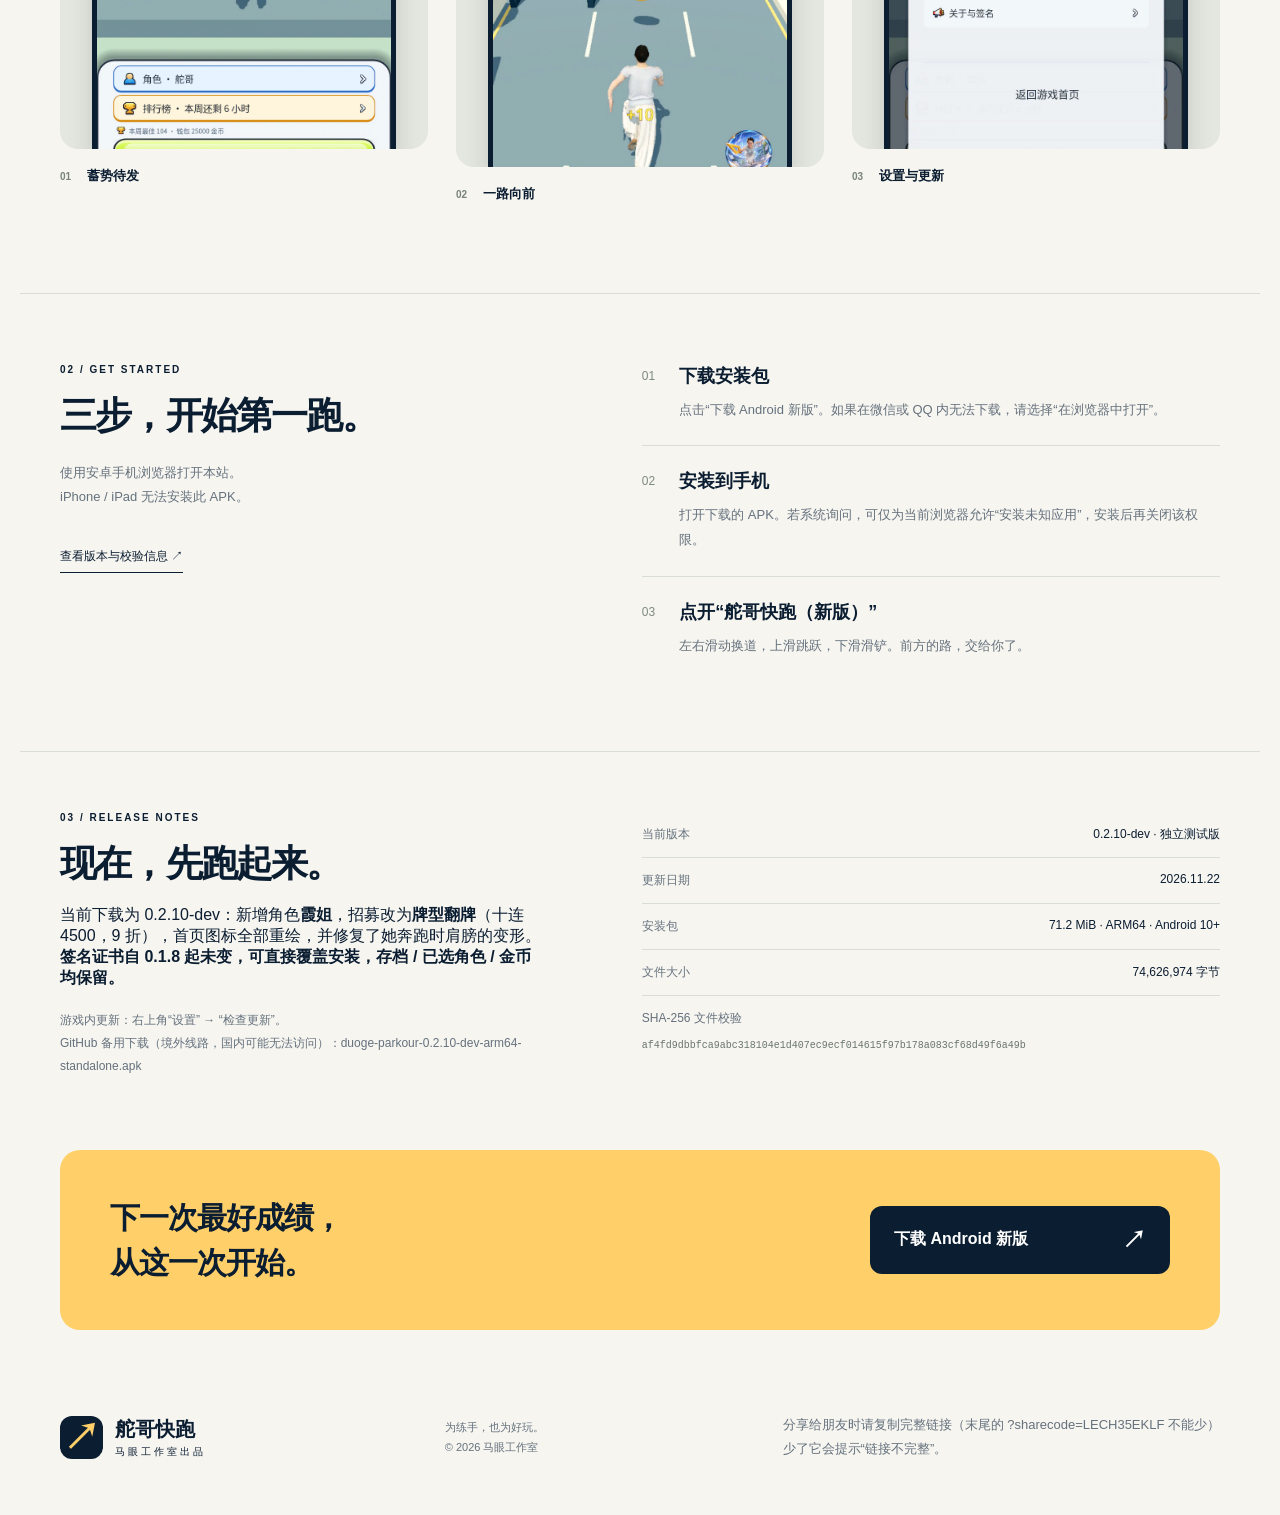
<file: test.html>
<!doctype html><html lang="zh-CN"><meta charset="utf-8"><meta name="viewport" content="width=device-width,initial-scale=1"><meta http-equiv="refresh" content="0;url=./#details"><title>舵哥快跑 · 最新版本</title><body style="background:#0b1d31;color:#f8fbff;font:18px/1.8 system-ui;padding:28px"><h1>新版已整合全部修复与游戏内更新</h1><p><a style="color:#ffd06a" href="./#details">前往官方下载页，下载当前版本 →</a></p></body></html>
</file>
